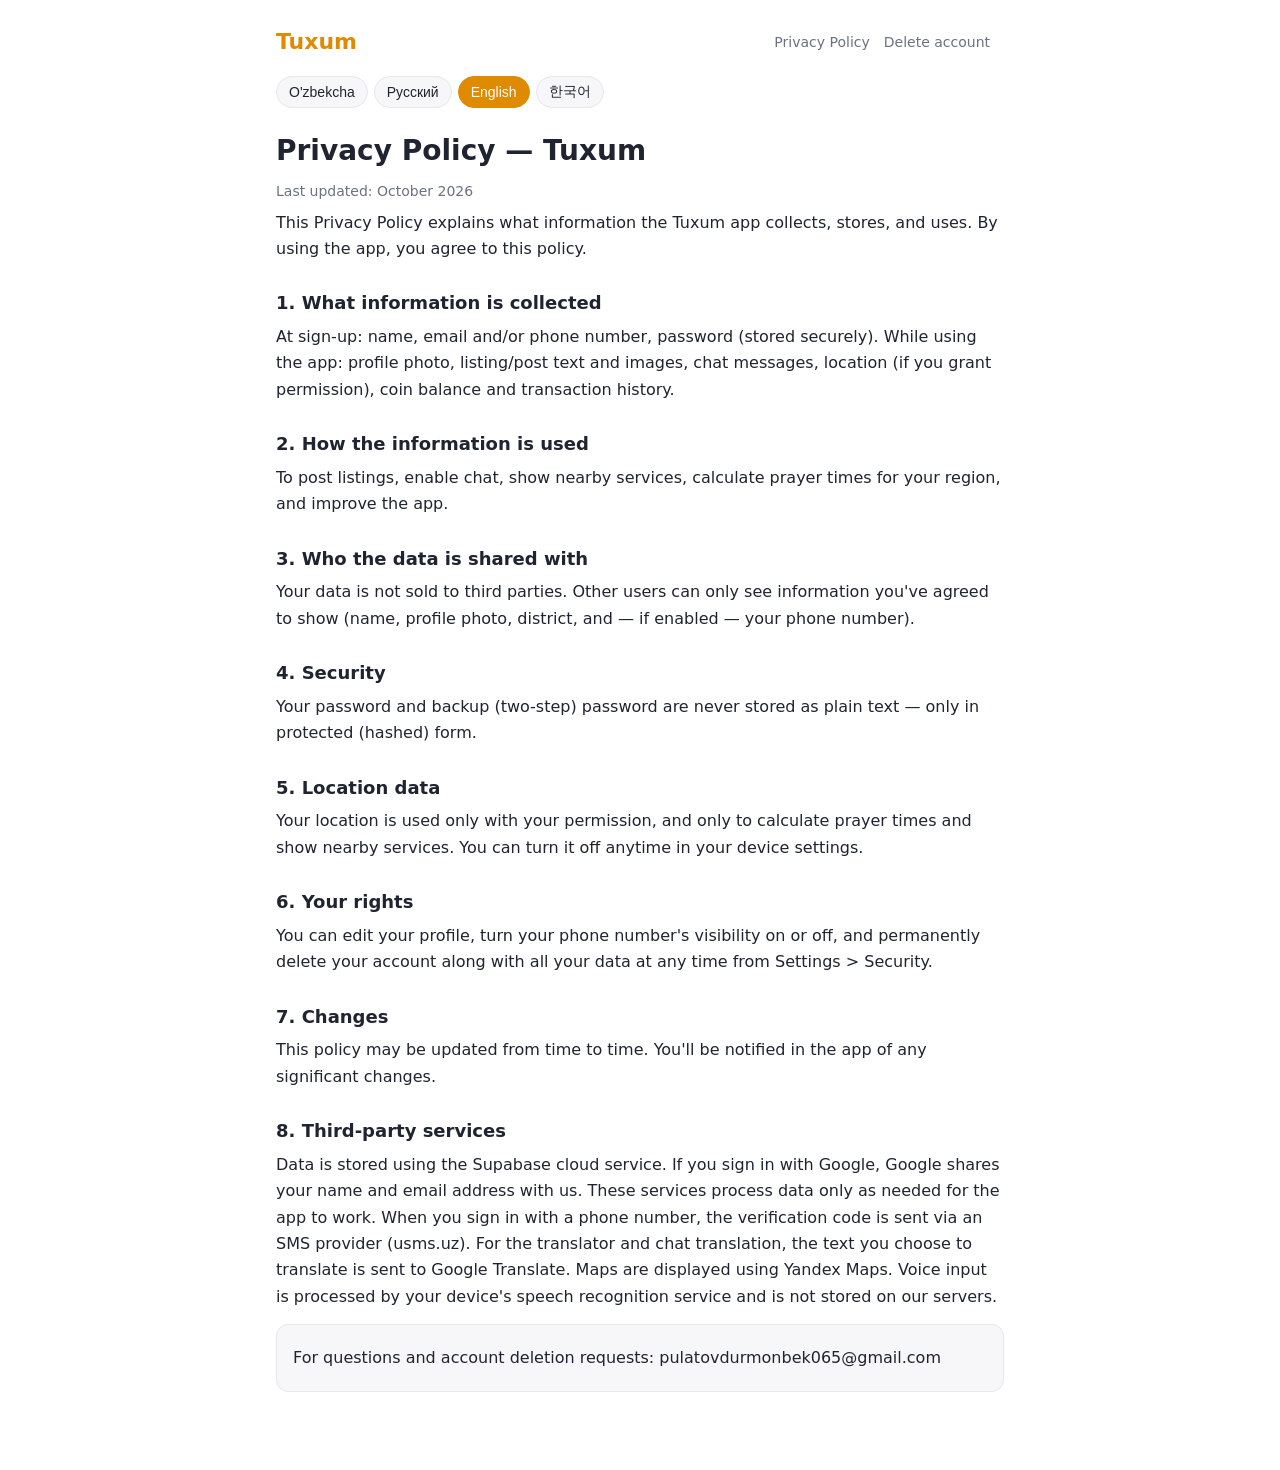
<file: index.html>
<!doctype html>
<html lang="en">
<head>
<meta charset="utf-8">
<meta name="viewport" content="width=device-width,initial-scale=1">
<title>Tuxum — Privacy Policy</title>
<meta name="robots" content="index,follow">
<style>
:root{--bg:#ffffff;--fg:#1f2430;--muted:#6b7280;--accent:#e08a00;--card:#f7f7f9;--line:#e5e7eb}
@media (prefers-color-scheme: dark){:root{--bg:#14161b;--fg:#e8eaf0;--muted:#9aa1b0;--accent:#f0a020;--card:#1c1f26;--line:#2a2e38}}
*{box-sizing:border-box}
body{margin:0;background:var(--bg);color:var(--fg);font:16px/1.65 system-ui,-apple-system,"Segoe UI",Roboto,"Noto Sans",sans-serif}
main{max-width:760px;margin:0 auto;padding:24px 16px 64px}
header{display:flex;align-items:center;justify-content:space-between;gap:12px;flex-wrap:wrap;margin-bottom:8px}
.brand{font-weight:800;font-size:22px;color:var(--accent)}
nav a{margin-right:14px;color:var(--muted);text-decoration:none;font-size:14px}
nav a:hover{color:var(--accent)}
.langs{display:flex;gap:6px;flex-wrap:wrap;margin:16px 0 8px}
.langs button{border:1px solid var(--line);background:var(--card);color:var(--fg);padding:6px 12px;border-radius:999px;cursor:pointer;font-size:14px}
.langs button[aria-pressed=true]{background:var(--accent);border-color:var(--accent);color:#fff}
h1{font-size:28px;margin:20px 0 4px}
h2{font-size:18px;margin:26px 0 4px}
p{margin:6px 0}
.muted{color:var(--muted);font-size:14px}
.card{background:var(--card);border:1px solid var(--line);border-radius:12px;padding:14px 16px;margin:14px 0}
ol{padding-left:22px} li{margin:6px 0}
[hidden]{display:none!important}
</style>
</head>
<body>
<main>
<header>
  <div class="brand">Tuxum</div>
  <nav><a href="index.html">Privacy Policy</a><a href="delete-account.html">Delete account</a></nav>
</header>
<div class="langs"><button id="btn-uz" type="button" aria-pressed="false">O'zbekcha</button><button id="btn-ru" type="button" aria-pressed="false">Русский</button><button id="btn-en" type="button" aria-pressed="false">English</button><button id="btn-ko" type="button" aria-pressed="false">한국어</button></div>
<section id="lang-uz" lang="uz" hidden>
<h1>Maxfiylik siyosati — Tuxum</h1>
<p class="muted">Oxirgi yangilanish: 2026-yil oktyabr</p>
<p>Ushbu Maxfiylik siyosati Tuxum ilovasi qanday ma&#x27;lumot yig&#x27;ishi, saqlashi va ishlatishini tushuntiradi. Ilovadan foydalanish orqali siz ushbu siyosatga rozilik bildirasiz.</p>
<h2>1. Qanday ma&#x27;lumotlar yig&#x27;iladi</h2>
<p>Ro&#x27;yxatdan o&#x27;tishda: ism, email va/yoki telefon raqami, parol (himoyalangan holda saqlanadi). Foydalanish jarayonida: profil surati, e&#x27;lonlar va postlar matni/rasmlari, chat xabarlari, joylashuv (agar ruxsat bersangiz), tanga balansi va tranzaksiyalar tarixi.</p>
<h2>2. Ma&#x27;lumotlar nima uchun ishlatiladi</h2>
<p>E&#x27;lon joylashtirish, chatlashish, sizga yaqin joylardagi xizmatlarni ko&#x27;rsatish, namoz vaqtlarini hududingizga moslab hisoblash va ilovani yaxshilash uchun.</p>
<h2>3. Ma&#x27;lumotlar kim bilan bo&#x27;lishiladi</h2>
<p>Ma&#x27;lumotlaringiz uchinchi shaxslarga sotilmaydi. Boshqa foydalanuvchilar faqat siz ko&#x27;rsatishga rozilik bergan ma&#x27;lumotlarni (ism, profil surati, hudud va — agar yoqilgan bo&#x27;lsa — telefon raqamingizni) ko&#x27;ra oladi.</p>
<h2>4. Xavfsizlik</h2>
<p>Parolingiz va zaxira (ikki bosqichli) parolingiz hech qachon oddiy matn ko&#x27;rinishida saqlanmaydi — faqat maxsus himoyalangan (xesh) shaklda.</p>
<h2>5. Joylashuv ma&#x27;lumotlari</h2>
<p>Joylashuvingiz faqat sizga ruxsat bergan holatingizda va faqat namoz vaqtlari hamda yaqin atrofdagi xizmatlarni ko&#x27;rsatish uchun ishlatiladi. Uni istalgan vaqt qurilma sozlamalaridan o&#x27;chirib qo&#x27;yishingiz mumkin.</p>
<h2>6. Sizning huquqlaringiz</h2>
<p>Istalgan vaqtda profilingizni tahrirlashingiz, telefon raqamingiz ko&#x27;rinishini yoqib/o&#x27;chirib qo&#x27;yishingiz va Sozlamalar &gt; Xavfsizlik bo&#x27;limidan hisobingizni barcha ma&#x27;lumotlaringiz bilan birga butunlay o&#x27;chirishingiz mumkin.</p>
<h2>7. O&#x27;zgarishlar</h2>
<p>Ushbu siyosat vaqti-vaqti bilan yangilanishi mumkin. Muhim o&#x27;zgarishlar bo&#x27;lsa, ilova ichida xabardor qilinasiz.</p>
<h2>8. Uchinchi tomon xizmatlari</h2>
<p>Ma&#x27;lumotlar Supabase bulut xizmatida saqlanadi. Google orqali kirsangiz, Google bizga ismingiz va email manzilingizni uzatadi. Bu xizmatlar ma&#x27;lumotlarni ilovaning ishlashi uchun zarur darajada qayta ishlaydi. Telefon raqam orqali kirishda tasdiqlash kodi SMS xizmati (usms.uz) orqali yuboriladi. Tarjimon va chatdagi tarjima uchun siz tarjima qilmoqchi bo&#x27;lgan matn Google Translate xizmatiga yuboriladi. Xaritalar Yandex Maps orqali ko&#x27;rsatiladi. Ovozli kiritishda ovozingiz qurilmangizdagi nutqni aniqlash xizmati tomonidan qayta ishlanadi va bizning serverimizda saqlanmaydi.</p>
<div class="card"><p>Savollar va hisobni o&#x27;chirish so&#x27;rovlari uchun: pulatovdurmonbek065@gmail.com</p></div>
</section>
<section id="lang-ru" lang="ru" hidden>
<h1>Политика конфиденциальности — Tuxum</h1>
<p class="muted">Последнее обновление: октябрь 2026</p>
<p>Данная Политика конфиденциальности объясняет, какую информацию собирает, хранит и использует приложение Tuxum. Используя приложение, вы соглашаетесь с этой политикой.</p>
<h2>1. Какие данные собираются</h2>
<p>При регистрации: имя, email и/или номер телефона, пароль (хранится в защищённом виде). В процессе использования: фото профиля, тексты и изображения объявлений и постов, сообщения в чате, местоположение (если вы дали разрешение), баланс монет и история транзакций.</p>
<h2>2. Для чего используются данные</h2>
<p>Для размещения объявлений, общения в чате, показа услуг рядом с вами, расчёта времени намаза с учётом вашего региона, а также для улучшения приложения.</p>
<h2>3. С кем передаются данные</h2>
<p>Ваши данные не продаются третьим лицам. Другие пользователи видят только ту информацию, которую вы согласились показывать (имя, фото профиля, район и — если включено — номер телефона).</p>
<h2>4. Безопасность</h2>
<p>Ваш пароль и резервный (двухэтапный) пароль никогда не хранятся в виде обычного текста — только в защищённом (хешированном) виде.</p>
<h2>5. Данные о местоположении</h2>
<p>Ваше местоположение используется только с вашего разрешения и только для расчёта времени намаза и показа услуг поблизости. Вы можете отключить его в любой момент в настройках устройства.</p>
<h2>6. Ваши права</h2>
<p>В любой момент вы можете редактировать профиль, включать/выключать видимость номера телефона, а также полностью удалить аккаунт со всеми данными в разделе Настройки &gt; Безопасность.</p>
<h2>7. Изменения</h2>
<p>Эта политика может периодически обновляться. При важных изменениях вы будете уведомлены внутри приложения.</p>
<h2>8. Сторонние сервисы</h2>
<p>Данные хранятся в облачном сервисе Supabase. При входе через Google, Google передаёт нам ваше имя и адрес электронной почты. Эти сервисы обрабатывают данные в объёме, необходимом для работы приложения. При входе по номеру телефона код подтверждения отправляется через SMS-сервис (usms.uz). Для переводчика и перевода в чате переводимый текст отправляется в сервис Google Translate. Карты отображаются через Yandex Maps. При голосовом вводе речь обрабатывается службой распознавания речи на вашем устройстве и не хранится на нашем сервере.</p>
<div class="card"><p>По вопросам и запросам на удаление аккаунта: pulatovdurmonbek065@gmail.com</p></div>
</section>
<section id="lang-en" lang="en">
<h1>Privacy Policy — Tuxum</h1>
<p class="muted">Last updated: October 2026</p>
<p>This Privacy Policy explains what information the Tuxum app collects, stores, and uses. By using the app, you agree to this policy.</p>
<h2>1. What information is collected</h2>
<p>At sign-up: name, email and/or phone number, password (stored securely). While using the app: profile photo, listing/post text and images, chat messages, location (if you grant permission), coin balance and transaction history.</p>
<h2>2. How the information is used</h2>
<p>To post listings, enable chat, show nearby services, calculate prayer times for your region, and improve the app.</p>
<h2>3. Who the data is shared with</h2>
<p>Your data is not sold to third parties. Other users can only see information you&#x27;ve agreed to show (name, profile photo, district, and — if enabled — your phone number).</p>
<h2>4. Security</h2>
<p>Your password and backup (two-step) password are never stored as plain text — only in protected (hashed) form.</p>
<h2>5. Location data</h2>
<p>Your location is used only with your permission, and only to calculate prayer times and show nearby services. You can turn it off anytime in your device settings.</p>
<h2>6. Your rights</h2>
<p>You can edit your profile, turn your phone number&#x27;s visibility on or off, and permanently delete your account along with all your data at any time from Settings &gt; Security.</p>
<h2>7. Changes</h2>
<p>This policy may be updated from time to time. You&#x27;ll be notified in the app of any significant changes.</p>
<h2>8. Third-party services</h2>
<p>Data is stored using the Supabase cloud service. If you sign in with Google, Google shares your name and email address with us. These services process data only as needed for the app to work. When you sign in with a phone number, the verification code is sent via an SMS provider (usms.uz). For the translator and chat translation, the text you choose to translate is sent to Google Translate. Maps are displayed using Yandex Maps. Voice input is processed by your device&#x27;s speech recognition service and is not stored on our servers.</p>
<div class="card"><p>For questions and account deletion requests: pulatovdurmonbek065@gmail.com</p></div>
</section>
<section id="lang-ko" lang="ko" hidden>
<h1>개인정보 처리방침 — Tuxum</h1>
<p class="muted">최종 업데이트: 2026년 10월</p>
<p>이 개인정보 처리방침은 Tuxum 앱이 어떤 정보를 수집, 저장, 사용하는지 설명합니다. 앱을 사용함으로써 귀하는 본 방침에 동의하는 것으로 간주됩니다.</p>
<h2>1. 수집되는 정보</h2>
<p>가입 시: 이름, 이메일 및/또는 전화번호, 비밀번호(안전하게 저장됨). 사용 중: 프로필 사진, 게시물 텍스트 및 이미지, 채팅 메시지, 위치(권한을 허용한 경우), 코인 잔액 및 거래 내역.</p>
<h2>2. 정보 사용 목적</h2>
<p>게시물 등록, 채팅 기능 제공, 주변 서비스 표시, 지역에 맞는 예배 시간 계산, 앱 개선을 위해 사용됩니다.</p>
<h2>3. 정보 공유 대상</h2>
<p>귀하의 정보는 제3자에게 판매되지 않습니다. 다른 사용자는 귀하가 공개하기로 동의한 정보(이름, 프로필 사진, 지역, 그리고 설정된 경우 전화번호)만 볼 수 있습니다.</p>
<h2>4. 보안</h2>
<p>비밀번호와 백업(2단계) 비밀번호는 일반 텍스트로 저장되지 않으며, 항상 보호된(해시) 형태로만 저장됩니다.</p>
<h2>5. 위치 정보</h2>
<p>위치 정보는 귀하가 권한을 허용한 경우에만, 예배 시간 계산 및 주변 서비스 표시 목적으로만 사용됩니다. 기기 설정에서 언제든지 끌 수 있습니다.</p>
<h2>6. 귀하의 권리</h2>
<p>언제든지 프로필을 수정하고, 전화번호 공개 여부를 켜거나 끄고, 설정 &gt; 보안에서 계정과 모든 데이터를 영구적으로 삭제할 수 있습니다.</p>
<h2>7. 변경 사항</h2>
<p>본 방침은 수시로 업데이트될 수 있습니다. 중요한 변경 사항이 있을 경우 앱 내에서 안내해 드립니다.</p>
<h2>8. 제3자 서비스</h2>
<p>데이터는 Supabase 클라우드 서비스에 저장됩니다. Google로 로그인하면 Google이 이름과 이메일 주소를 당사에 전달합니다. 이러한 서비스는 앱 운영에 필요한 범위에서만 데이터를 처리합니다. 전화번호로 로그인할 때 인증 코드는 SMS 서비스(usms.uz)를 통해 전송됩니다. 번역기와 채팅 번역을 위해 번역할 텍스트가 Google 번역 서비스로 전송됩니다. 지도는 Yandex Maps로 표시됩니다. 음성 입력은 기기의 음성 인식 서비스에서 처리되며 당사 서버에 저장되지 않습니다.</p>
<div class="card"><p>문의 및 계정 삭제 요청: pulatovdurmonbek065@gmail.com</p></div>
</section>
</main>
<script>
(function(){
  var langs=['uz','ru','en','ko'];
  var q=new URLSearchParams(location.search).get('lang');
  var nav=(navigator.language||'en').slice(0,2).toLowerCase();
  var cur=langs.indexOf(q)>-1?q:(langs.indexOf(nav)>-1?nav:'en');
  function show(l){
    document.documentElement.lang=l;
    langs.forEach(function(x){
      var s=document.getElementById('lang-'+x); if(s) s.hidden=(x!==l);
      var b=document.getElementById('btn-'+x); if(b) b.setAttribute('aria-pressed', x===l?'true':'false');
    });
  }
  langs.forEach(function(x){
    var b=document.getElementById('btn-'+x);
    if(b) b.addEventListener('click',function(){show(x)});
  });
  show(cur);
})();
</script>
</body>
</html>
</file>
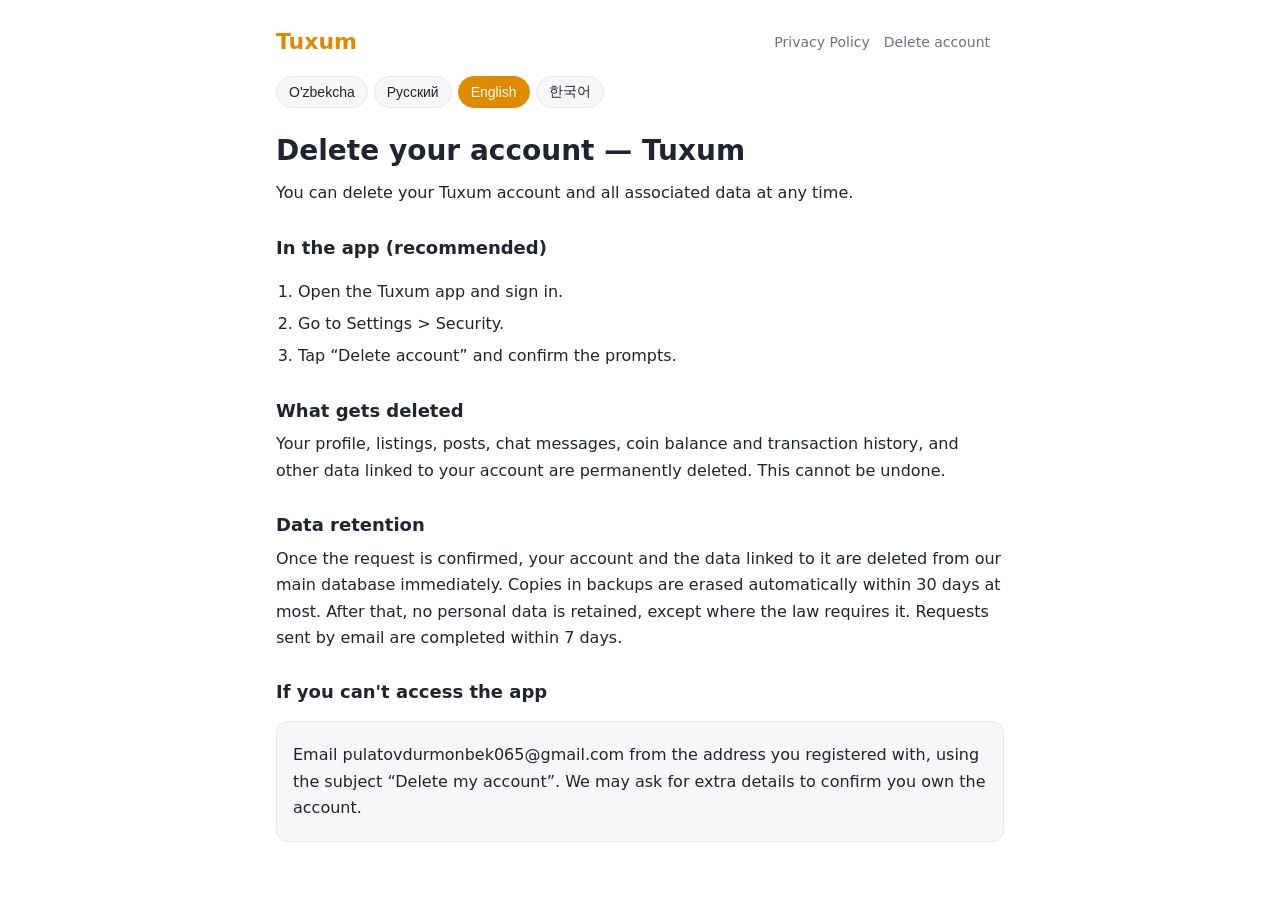
<file: delete-account.html>
<!doctype html>
<html lang="en">
<head>
<meta charset="utf-8">
<meta name="viewport" content="width=device-width,initial-scale=1">
<title>Tuxum — Delete account</title>
<meta name="robots" content="index,follow">
<style>
:root{--bg:#ffffff;--fg:#1f2430;--muted:#6b7280;--accent:#e08a00;--card:#f7f7f9;--line:#e5e7eb}
@media (prefers-color-scheme: dark){:root{--bg:#14161b;--fg:#e8eaf0;--muted:#9aa1b0;--accent:#f0a020;--card:#1c1f26;--line:#2a2e38}}
*{box-sizing:border-box}
body{margin:0;background:var(--bg);color:var(--fg);font:16px/1.65 system-ui,-apple-system,"Segoe UI",Roboto,"Noto Sans",sans-serif}
main{max-width:760px;margin:0 auto;padding:24px 16px 64px}
header{display:flex;align-items:center;justify-content:space-between;gap:12px;flex-wrap:wrap;margin-bottom:8px}
.brand{font-weight:800;font-size:22px;color:var(--accent)}
nav a{margin-right:14px;color:var(--muted);text-decoration:none;font-size:14px}
nav a:hover{color:var(--accent)}
.langs{display:flex;gap:6px;flex-wrap:wrap;margin:16px 0 8px}
.langs button{border:1px solid var(--line);background:var(--card);color:var(--fg);padding:6px 12px;border-radius:999px;cursor:pointer;font-size:14px}
.langs button[aria-pressed=true]{background:var(--accent);border-color:var(--accent);color:#fff}
h1{font-size:28px;margin:20px 0 4px}
h2{font-size:18px;margin:26px 0 4px}
p{margin:6px 0}
.muted{color:var(--muted);font-size:14px}
.card{background:var(--card);border:1px solid var(--line);border-radius:12px;padding:14px 16px;margin:14px 0}
ol{padding-left:22px} li{margin:6px 0}
[hidden]{display:none!important}
</style>
</head>
<body>
<main>
<header>
  <div class="brand">Tuxum</div>
  <nav><a href="index.html">Privacy Policy</a><a href="delete-account.html">Delete account</a></nav>
</header>
<div class="langs"><button id="btn-uz" type="button" aria-pressed="false">O'zbekcha</button><button id="btn-ru" type="button" aria-pressed="false">Русский</button><button id="btn-en" type="button" aria-pressed="false">English</button><button id="btn-ko" type="button" aria-pressed="false">한국어</button></div>
<section id="lang-uz" lang="uz" hidden>
<h1>Hisobni o&#x27;chirish — Tuxum</h1>
<p>Tuxum hisobingizni va unga bog&#x27;liq barcha ma&#x27;lumotlarni istalgan vaqt o&#x27;chirishingiz mumkin.</p>
<h2>Ilova orqali (tavsiya etiladi)</h2>
<ol><li>Tuxum ilovasini oching va hisobingizga kiring.</li><li>Sozlamalar &gt; Xavfsizlik bo&#x27;limiga o&#x27;ting.</li><li>«Hisobni o&#x27;chirish» tugmasini bosing va so&#x27;rovlarni tasdiqlang.</li></ol>
<h2>O&#x27;chiriladigan ma&#x27;lumotlar</h2>
<p>Profil, e&#x27;lonlar, postlar, chat xabarlari, tanga balansi va tranzaksiyalar tarixi va hisobga bog&#x27;liq boshqa ma&#x27;lumotlar butunlay o&#x27;chiriladi. Bu amalni ortga qaytarib bo&#x27;lmaydi.</p>
<h2>Ma&#x27;lumotlar qancha saqlanadi</h2>
<p>So&#x27;rov tasdiqlangach, hisobingiz va unga bog&#x27;liq ma&#x27;lumotlar asosiy bazadan darhol o&#x27;chiriladi. Zaxira nusxalardagi ma&#x27;lumotlar ko&#x27;pi bilan 30 kun ichida avtomatik o&#x27;chib ketadi. Shundan keyin hech qanday shaxsiy ma&#x27;lumot saqlanmaydi, qonun talab qilgan holatlar bundan mustasno. Email orqali yuborilgan so&#x27;rovlar 7 kun ichida bajariladi.</p>
<h2>Ilovaga kira olmasangiz</h2>
<div class="card"><p>Ro&#x27;yxatdan o&#x27;tgan email manzilingizdan pulatovdurmonbek065@gmail.com manziliga «Hisobni o&#x27;chirish» mavzusi bilan xat yuboring. Hisob egasi ekaningizni tasdiqlash uchun qo&#x27;shimcha ma&#x27;lumot so&#x27;rashimiz mumkin.</p></div>
</section>
<section id="lang-ru" lang="ru" hidden>
<h1>Удаление аккаунта — Tuxum</h1>
<p>Вы можете в любой момент удалить свой аккаунт Tuxum и все связанные с ним данные.</p>
<h2>Через приложение (рекомендуется)</h2>
<ol><li>Откройте приложение Tuxum и войдите в аккаунт.</li><li>Перейдите в Настройки &gt; Безопасность.</li><li>Нажмите «Удалить аккаунт» и подтвердите действие.</li></ol>
<h2>Какие данные удаляются</h2>
<p>Профиль, объявления, посты, сообщения в чате, баланс монет и история транзакций, а также другие данные, связанные с аккаунтом, удаляются безвозвратно. Это действие нельзя отменить.</p>
<h2>Сроки хранения данных</h2>
<p>После подтверждения запроса аккаунт и связанные с ним данные сразу удаляются из основной базы данных. Данные в резервных копиях автоматически удаляются в течение 30 дней. После этого никакие персональные данные не хранятся, за исключением случаев, предусмотренных законом. Запросы по email выполняются в течение 7 дней.</p>
<h2>Если нет доступа к приложению</h2>
<div class="card"><p>Отправьте письмо с зарегистрированного адреса электронной почты на pulatovdurmonbek065@gmail.com с темой «Удалить аккаунт». Мы можем запросить дополнительные сведения для подтверждения, что вы владелец аккаунта.</p></div>
</section>
<section id="lang-en" lang="en">
<h1>Delete your account — Tuxum</h1>
<p>You can delete your Tuxum account and all associated data at any time.</p>
<h2>In the app (recommended)</h2>
<ol><li>Open the Tuxum app and sign in.</li><li>Go to Settings &gt; Security.</li><li>Tap “Delete account” and confirm the prompts.</li></ol>
<h2>What gets deleted</h2>
<p>Your profile, listings, posts, chat messages, coin balance and transaction history, and other data linked to your account are permanently deleted. This cannot be undone.</p>
<h2>Data retention</h2>
<p>Once the request is confirmed, your account and the data linked to it are deleted from our main database immediately. Copies in backups are erased automatically within 30 days at most. After that, no personal data is retained, except where the law requires it. Requests sent by email are completed within 7 days.</p>
<h2>If you can&#x27;t access the app</h2>
<div class="card"><p>Email pulatovdurmonbek065@gmail.com from the address you registered with, using the subject “Delete my account”. We may ask for extra details to confirm you own the account.</p></div>
</section>
<section id="lang-ko" lang="ko" hidden>
<h1>계정 삭제 — Tuxum</h1>
<p>Tuxum 계정과 관련된 모든 데이터를 언제든지 삭제할 수 있습니다.</p>
<h2>앱에서 삭제 (권장)</h2>
<ol><li>Tuxum 앱을 열고 로그인합니다.</li><li>설정 &gt; 보안으로 이동합니다.</li><li>“계정 삭제”를 누르고 안내에 따라 확인합니다.</li></ol>
<h2>삭제되는 데이터</h2>
<p>프로필, 게시물, 채팅 메시지, 코인 잔액 및 거래 내역 등 계정과 연결된 데이터가 영구적으로 삭제됩니다. 이 작업은 되돌릴 수 없습니다.</p>
<h2>데이터 보관 기간</h2>
<p>요청이 확인되면 계정과 관련 데이터는 기본 데이터베이스에서 즉시 삭제됩니다. 백업에 있는 데이터는 최대 30일 이내에 자동으로 삭제됩니다. 그 이후에는 법률상 요구되는 경우를 제외하고 어떤 개인정보도 보관하지 않습니다. 이메일로 접수된 요청은 7일 이내에 처리됩니다.</p>
<h2>앱에 접근할 수 없는 경우</h2>
<div class="card"><p>가입에 사용한 이메일 주소로 pulatovdurmonbek065@gmail.com 에 “계정 삭제” 제목으로 메일을 보내 주세요. 본인 확인을 위해 추가 정보를 요청할 수 있습니다.</p></div>
</section>
</main>
<script>
(function(){
  var langs=['uz','ru','en','ko'];
  var q=new URLSearchParams(location.search).get('lang');
  var nav=(navigator.language||'en').slice(0,2).toLowerCase();
  var cur=langs.indexOf(q)>-1?q:(langs.indexOf(nav)>-1?nav:'en');
  function show(l){
    document.documentElement.lang=l;
    langs.forEach(function(x){
      var s=document.getElementById('lang-'+x); if(s) s.hidden=(x!==l);
      var b=document.getElementById('btn-'+x); if(b) b.setAttribute('aria-pressed', x===l?'true':'false');
    });
  }
  langs.forEach(function(x){
    var b=document.getElementById('btn-'+x);
    if(b) b.addEventListener('click',function(){show(x)});
  });
  show(cur);
})();
</script>
</body>
</html>
</file>
